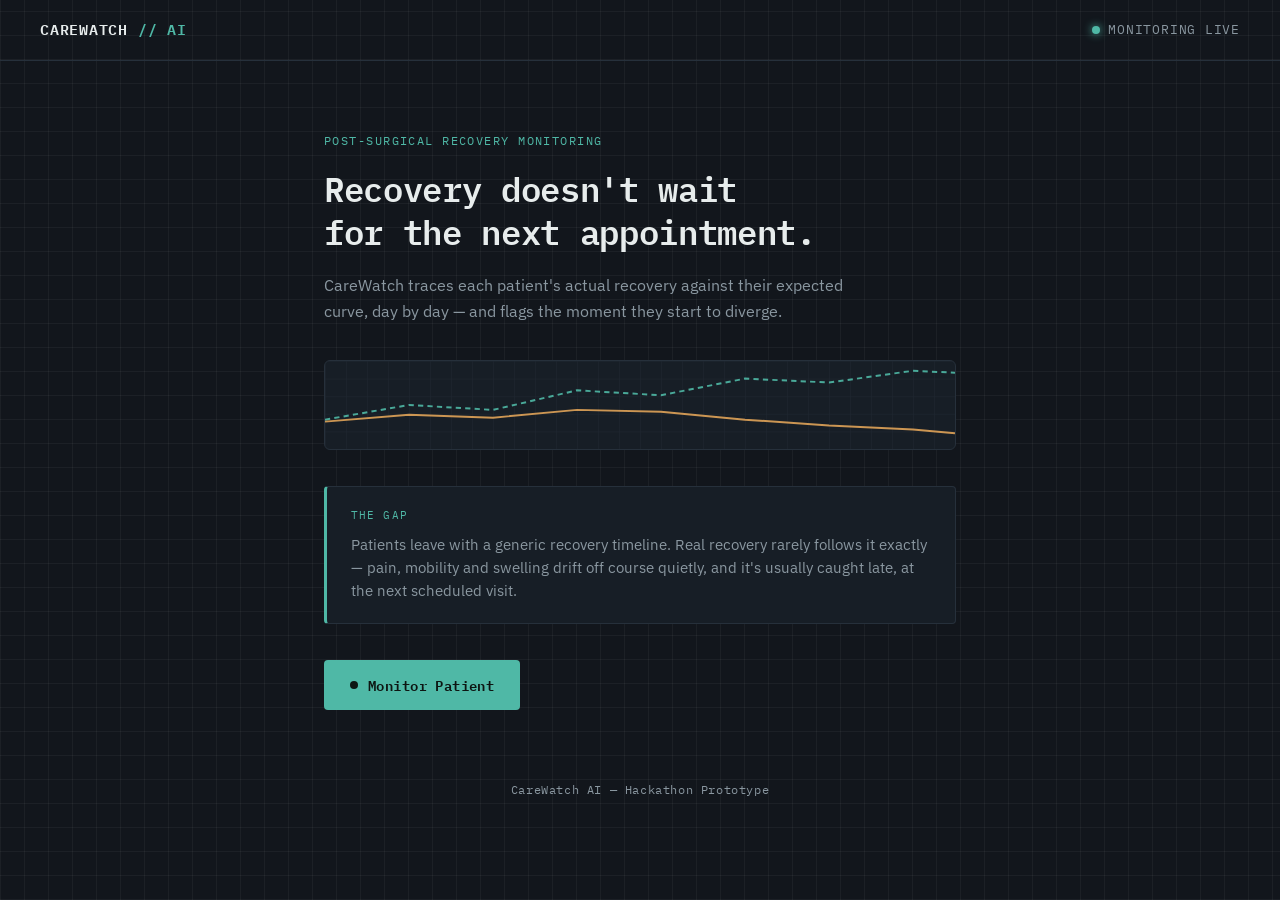
<file: index.html>
<!DOCTYPE html>
<html lang="en">
<head>
  <meta charset="UTF-8" />
  <meta name="viewport" content="width=device-width, initial-scale=1.0" />
  <title>CareWatch AI</title>
  <link rel="preconnect" href="https://fonts.googleapis.com">
  <link rel="preconnect" href="https://fonts.gstatic.com" crossorigin>
  <link href="https://fonts.googleapis.com/css2?family=IBM+Plex+Mono:wght@400;500;600;700&family=IBM+Plex+Sans:wght@400;500;600&display=swap" rel="stylesheet">
  <link rel="stylesheet" href="css/style.css" />
</head>
<body>

  <!-- ===== HEADER: styled like a monitor bezel strip ===== -->
  <header class="bezel">
    <div class="bezel-brand">CAREWATCH <span class="accent">// AI</span></div>
    <div class="bezel-status"><span class="status-dot"></span>MONITORING LIVE</div>
  </header>

  <main class="landing">
    <section class="hero">
      <p class="eyebrow">POST-SURGICAL RECOVERY MONITORING</p>
      <h1>Recovery doesn't wait<br>for the next appointment.</h1>
      <p class="subtitle">
        CareWatch traces each patient's actual recovery against
        their expected curve, day by day &mdash; and flags the
        moment they start to diverge.
      </p>

      <!-- Decorative mini waveform: sets the "vitals monitor" tone before any data loads -->
      <svg class="hero-trace" viewBox="0 0 600 90" preserveAspectRatio="none" aria-hidden="true">
        <defs>
          <pattern id="heroGrid" width="20" height="18" patternUnits="userSpaceOnUse">
            <path d="M 20 0 L 0 0 0 18" fill="none" stroke="#1f2731" stroke-width="1"/>
          </pattern>
        </defs>
        <rect width="600" height="90" fill="url(#heroGrid)" />
        <polyline class="trace-line trace-expected" points="0,60 80,45 160,50 240,30 320,35 400,18 480,22 560,10 600,12" />
        <polyline class="trace-line trace-actual" points="0,62 80,55 160,58 240,50 320,52 400,60 480,66 560,70 600,74" />
      </svg>

      <div class="problem-panel">
        <p class="panel-label">THE GAP</p>
        <p>
          Patients leave with a generic recovery timeline. Real recovery
          rarely follows it exactly &mdash; pain, mobility and swelling
          drift off course quietly, and it's usually caught late, at the
          next scheduled visit.
        </p>
      </div>

      <a href="dashboard.html" class="btn-monitor">
        <span class="btn-dot"></span> Monitor Patient
      </a>
    </section>
  </main>

  <footer class="bezel-footer">CareWatch AI &mdash; Hackathon Prototype</footer>

</body>
</html>
</file>
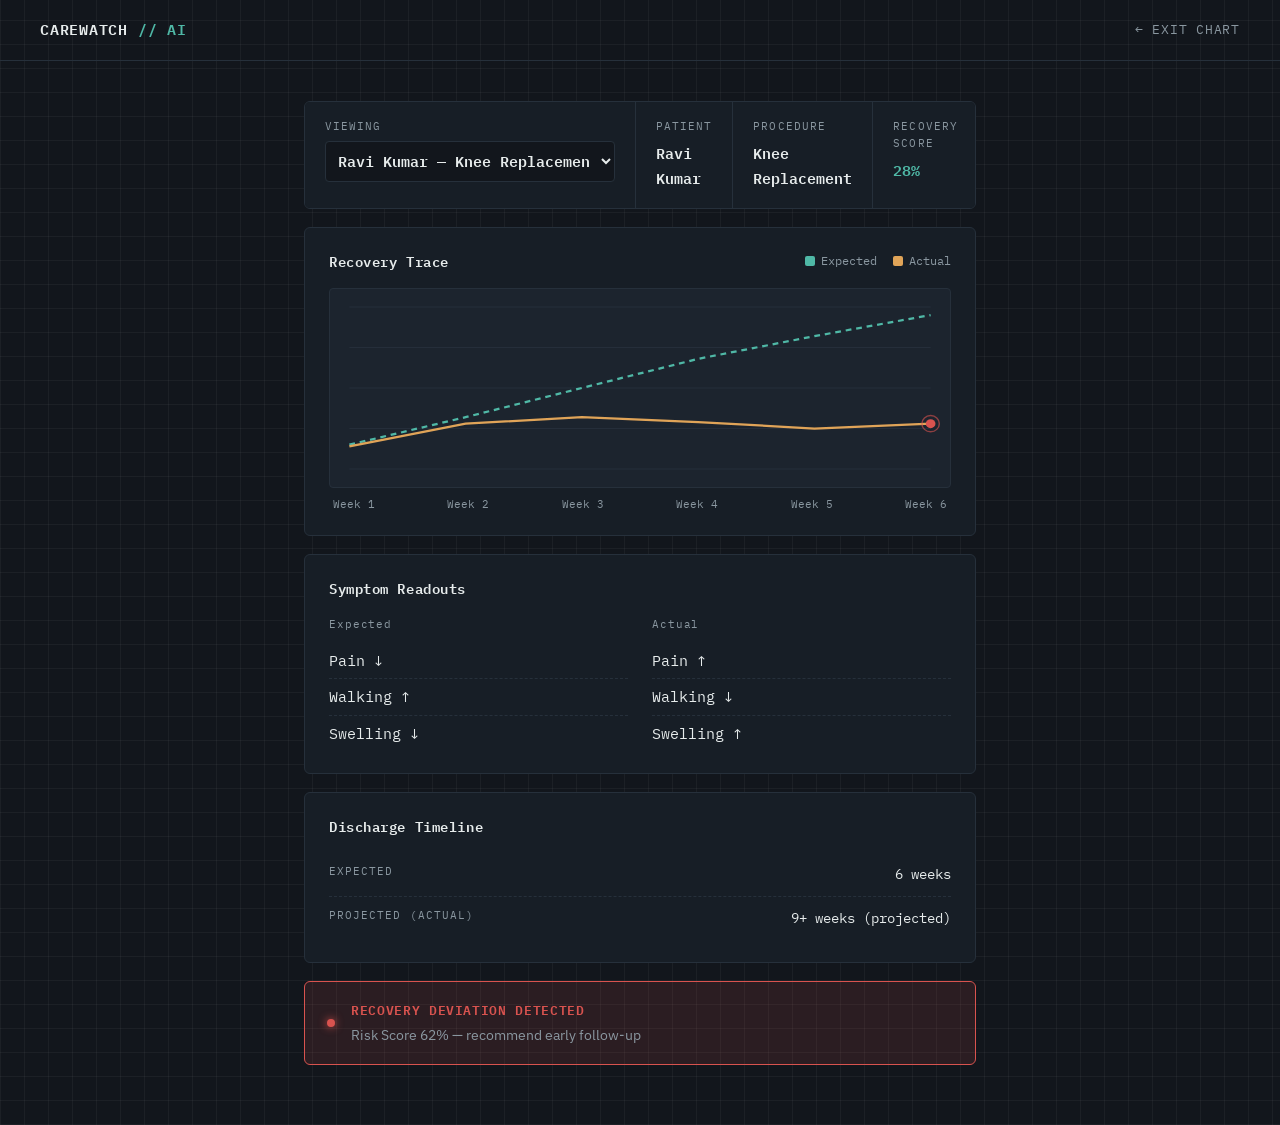
<file: dashboard.html>
<!DOCTYPE html>
<html lang="en">
<head>
  <meta charset="UTF-8" />
  <meta name="viewport" content="width=device-width, initial-scale=1.0" />
  <title>CareWatch AI &mdash; Patient Chart</title>
  <link rel="preconnect" href="https://fonts.googleapis.com">
  <link rel="preconnect" href="https://fonts.gstatic.com" crossorigin>
  <link href="https://fonts.googleapis.com/css2?family=IBM+Plex+Mono:wght@400;500;600;700&family=IBM+Plex+Sans:wght@400;500;600&display=swap" rel="stylesheet">
  <link rel="stylesheet" href="css/style.css" />
</head>
<body>

  <header class="bezel">
    <div class="bezel-brand">CAREWATCH <span class="accent">// AI</span></div>
    <a href="index.html" class="bezel-back">&larr; EXIT CHART</a>
  </header>

  <main class="dashboard">

    <!-- ===== PATIENT STRIP: like the header of a hospital chart ===== -->
    <section class="chart-strip">
      <div class="strip-field">
        <span class="strip-label">VIEWING</span>
        <select class="strip-value strip-select" id="patientSelect"></select>
      </div>
      <div class="strip-field">
        <span class="strip-label">PATIENT</span>
        <span class="strip-value" id="patientName">&mdash;</span>
      </div>
      <div class="strip-field">
        <span class="strip-label">PROCEDURE</span>
        <span class="strip-value" id="surgeryType">&mdash;</span>
      </div>
      <div class="strip-field">
        <span class="strip-label">RECOVERY SCORE</span>
        <span class="strip-value strip-score" id="recoveryScore">&mdash;</span>
      </div>
    </section>

    <!-- ===== RECOVERY TRACE: the signature chart, drawn by JS ===== -->
    <section class="card trace-card">
      <div class="card-heading">
        <h3>Recovery Trace</h3>
        <div class="legend">
          <span><i class="swatch swatch-expected"></i>Expected</span>
          <span><i class="swatch swatch-actual"></i>Actual</span>
        </div>
      </div>
      <svg id="traceChart" viewBox="0 0 640 220" preserveAspectRatio="none"></svg>
      <div class="axis-labels">
        <span>Week 1</span><span>Week 2</span><span>Week 3</span>
        <span>Week 4</span><span>Week 5</span><span>Week 6</span>
      </div>
    </section>

    <!-- ===== READOUTS: expected vs actual, styled as monitor readouts ===== -->
    <section class="card readouts-card">
      <div class="card-heading"><h3>Symptom Readouts</h3></div>
      <div class="readouts-grid">
        <div class="readout-col">
          <p class="readout-label">Expected</p>
          <ul id="expectedList"></ul>
        </div>
        <div class="readout-col">
          <p class="readout-label">Actual</p>
          <ul id="actualList"></ul>
        </div>
      </div>
    </section>

    <!-- ===== TIMELINE ===== -->
    <section class="card timeline-card">
      <div class="card-heading"><h3>Discharge Timeline</h3></div>
      <div class="timeline-row">
        <span class="strip-label">EXPECTED</span>
        <span id="expectedTimeline">&mdash;</span>
      </div>
      <div class="timeline-row">
        <span class="strip-label">PROJECTED (ACTUAL)</span>
        <span id="actualTimeline">&mdash;</span>
      </div>
    </section>

   <!-- ===== ALARM: hidden when on-track, amber for "watch", red for "deviation" ===== -->
    <section class="alarm" id="deviationAlert">
      <span class="alarm-dot"></span>
      <div class="alarm-text">
        <p class="alarm-title" id="alarmTitle">&mdash;</p>
        <p class="alarm-sub" id="alarmSub">&mdash;</p>
      </div>
    </section>

  </main>

  <!-- Load order matters: data → prediction logic → UI rendering -->
  <script src="js/patientData.js"></script>
  <script src="js/prediction.js"></script>
  <script src="js/app.js"></script>
</body>
</html>
</file>
<file: css/style.css>
/* =========================================================
   DESIGN TOKENS
   Vitals-monitor palette: charcoal-navy bezel, phosphor teal
   for "on track," amber for caution, clinical (muted) red for
   deviation. Everything is keyed to a monitor/ECG metaphor,
   not a generic dark-dashboard look.
========================================================= */
:root {
  --bg: #12161c;
  --panel: #171e26;
  --panel-raised: #1c242e;
  --grid-line: rgba(255,255,255,0.045);
  --border: #26303b;
  --ink: #e7ecec;
  --ink-muted: #8a97a0;
  --teal: #4fb8a6;
  --teal-dim: rgba(79,184,166,0.15);
  --amber: #e0a458;
  --amber-dim: rgba(224,164,88,0.12);
  --red: #d9534f;
  --red-dim: rgba(217,83,79,0.12);

  --mono: 'IBM Plex Mono', 'Consolas', monospace;
  --sans: 'IBM Plex Sans', 'Segoe UI', sans-serif;
}

* { margin: 0; padding: 0; box-sizing: border-box; }

body {
  background:
    repeating-linear-gradient(0deg, var(--grid-line) 0 1px, transparent 1px 24px),
    repeating-linear-gradient(90deg, var(--grid-line) 0 1px, transparent 1px 24px),
    var(--bg);
  color: var(--ink);
  font-family: var(--sans);
  line-height: 1.6;
  min-height: 100vh;
}

/* =========================================================
   BEZEL HEADER — reads like the top strip of a monitor unit
========================================================= */
.bezel {
  display: flex;
  justify-content: space-between;
  align-items: center;
  padding: 18px 40px;
  border-bottom: 1px solid var(--border);
  font-family: var(--mono);
  font-size: 13px;
  letter-spacing: 0.06em;
}

.bezel-brand { font-weight: 600; font-size: 15px; }
.bezel-brand .accent { color: var(--teal); }

.bezel-status, .bezel-back {
  color: var(--ink-muted);
  text-decoration: none;
  display: flex;
  align-items: center;
  gap: 8px;
}

.bezel-back:hover { color: var(--ink); }

.status-dot, .alarm-dot {
  width: 8px; height: 8px;
  border-radius: 50%;
  background: var(--teal);
  box-shadow: 0 0 8px var(--teal);
  animation: pulse 2s ease-in-out infinite;
}

@keyframes pulse {
  0%, 100% { opacity: 1; }
  50% { opacity: 0.35; }
}

.bezel-footer {
  text-align: center;
  padding: 30px;
  color: var(--ink-muted);
  font-family: var(--mono);
  font-size: 12px;
  letter-spacing: 0.05em;
}

/* =========================================================
   LANDING PAGE
========================================================= */
.landing { max-width: 680px; margin: 0 auto; padding: 70px 24px 40px; }

.eyebrow {
  font-family: var(--mono);
  font-size: 12px;
  letter-spacing: 0.12em;
  color: var(--teal);
  margin-bottom: 18px;
}

.hero h1 {
  font-family: var(--mono);
  font-size: 34px;
  font-weight: 600;
  line-height: 1.25;
  margin-bottom: 20px;
  letter-spacing: -0.01em;
}

.subtitle {
  color: var(--ink-muted);
  font-size: 16px;
  max-width: 540px;
  margin-bottom: 36px;
}

.hero-trace {
  width: 100%;
  height: 90px;
  display: block;
  margin-bottom: 36px;
  border: 1px solid var(--border);
  border-radius: 6px;
  background: var(--panel);
}

.trace-line {
  fill: none;
  stroke-width: 2;
}
.trace-expected { stroke: var(--teal); stroke-dasharray: 5 4; opacity: 0.9; }
.trace-actual { stroke: var(--amber); opacity: 0.9; }

.problem-panel {
  background: var(--panel);
  border: 1px solid var(--border);
  border-left: 3px solid var(--teal);
  border-radius: 4px;
  padding: 20px 24px;
  margin-bottom: 36px;
}

.panel-label {
  font-family: var(--mono);
  font-size: 11px;
  letter-spacing: 0.1em;
  color: var(--teal);
  margin-bottom: 8px;
}

.problem-panel p:not(.panel-label) { color: var(--ink-muted); font-size: 14.5px; }

.btn-monitor {
  display: inline-flex;
  align-items: center;
  gap: 10px;
  background: var(--teal);
  color: #0d1512;
  font-family: var(--mono);
  font-weight: 600;
  font-size: 14px;
  letter-spacing: 0.03em;
  text-decoration: none;
  padding: 14px 26px;
  border-radius: 4px;
  transition: filter 0.15s ease;
}

.btn-monitor:hover { filter: brightness(1.12); }

.btn-dot {
  width: 8px; height: 8px;
  border-radius: 50%;
  background: #0d1512;
}

/* =========================================================
   DASHBOARD LAYOUT
========================================================= */
.dashboard {
  max-width: 720px;
  margin: 0 auto;
  padding: 40px 24px 60px;
  display: flex;
  flex-direction: column;
  gap: 18px;
}

/* Patient chart strip */
.chart-strip {
  display: flex;
  border: 1px solid var(--border);
  border-radius: 6px;
  overflow: hidden;
}

.strip-field {
  flex: 1;
  padding: 16px 20px;
  border-right: 1px solid var(--border);
  background: var(--panel);
}
.strip-field:last-child { 
  border-right: none;
 }

.strip-label {
  display: block;
  font-family: var(--mono);
  font-size: 10.5px;
  letter-spacing: 0.1em;
  color: var(--ink-muted);
  margin-bottom: 6px;
}

.strip-value {
  font-family: var(--mono);
  font-size: 15px;
  font-weight: 600;
}

.strip-score { color: var(--teal); }
 
.strip-select {
  background: var(--bg);
  color: var(--ink);
  border: 1px solid var(--border);
  width: 290px;
  border-radius: 4px;
  padding: 6px 8px;
  cursor: pointer;
}
.strip-select:focus { outline: 1px solid var(--teal); }

/* Generic cards */
.card {
  background: var(--panel);
  border: 1px solid var(--border);
  border-radius: 6px;
  padding: 22px 24px;
}

.card-heading {
  display: flex;
  justify-content: space-between;
  align-items: center;
  margin-bottom: 16px;
}

.card-heading h3 {
  font-family: var(--mono);
  font-size: 14px;
  letter-spacing: 0.04em;
  color: var(--ink);
  font-weight: 600;
}

/* Trace chart */
.legend {
  display: flex;
  gap: 16px;
  font-family: var(--mono);
  font-size: 11.5px;
  color: var(--ink-muted);
}
.legend span { display: flex; align-items: center; gap: 6px; }
.swatch { width: 10px; height: 10px; display: inline-block; border-radius: 2px; }
.swatch-expected { background: var(--teal); }
.swatch-actual { background: var(--amber); }

#traceChart {
  width: 100%;
  height: 200px;
  display: block;
  background: var(--panel-raised);
  border: 1px solid var(--border);
  border-radius: 4px;
}

.axis-labels {
  display: flex;
  justify-content: space-between;
  font-family: var(--mono);
  font-size: 10.5px;
  color: var(--ink-muted);
  margin-top: 8px;
  padding: 0 4px;
}

/* Symptom readouts */
.readouts-grid {
  display: grid;
  grid-template-columns: 1fr 1fr;
  gap: 24px;
}

.readout-label {
  font-family: var(--mono);
  font-size: 11px;
  letter-spacing: 0.08em;
  color: var(--ink-muted);
  margin-bottom: 10px;
}

.readout-col ul { list-style: none; }
.readout-col li {
  font-family: var(--mono);
  font-size: 14.5px;
  padding: 6px 0;
  border-bottom: 1px dashed var(--border);
}
.readout-col li:last-child { border-bottom: none; }

/* Timeline */
.timeline-row {
  display: flex;
  justify-content: space-between;
  align-items: center;
  padding: 10px 0;
  border-bottom: 1px dashed var(--border);
  font-family: var(--mono);
  font-size: 14px;
}
.timeline-row:last-child { border-bottom: none; }

/* =========================================================
   ALARM — replaces the old boxed "alert" with a strip that
   reads like a monitor's alarm banner. Hidden by default.
========================================================= */
.alarm {
  display: none;
  align-items: center;
  gap: 16px;
  border-radius: 6px;
  padding: 18px 22px;
}

.alarm.level-watch {
  display: flex;
  background: var(--amber-dim);
  border: 1px solid var(--amber);
}
.alarm.level-watch .alarm-dot { background: var(--amber); box-shadow: 0 0 8px var(--amber); }
.alarm.level-watch .alarm-title { color: var(--amber); }

.alarm.level-deviation {
  display: flex;
  background: var(--red-dim);
  border: 1px solid var(--red);
}
.alarm.level-deviation .alarm-dot { background: var(--red); box-shadow: 0 0 8px var(--red); }
.alarm.level-deviation .alarm-title { color: var(--red); }

.alarm-dot { flex-shrink: 0; }

.alarm-title {
  font-family: var(--mono);
  font-size: 13px;
  font-weight: 600;
  letter-spacing: 0.05em;
  margin-bottom: 4px;
}

.alarm-sub { color: var(--ink-muted); font-size: 13.5px; }

/* =========================================================
   RESPONSIVE
========================================================= */
@media (max-width: 560px) {
  .chart-strip { flex-direction: column; }
  .strip-field { border-right: none; border-bottom: 1px solid var(--border); }
  .strip-field:last-child { border-bottom: none; }
  .readouts-grid { grid-template-columns: 1fr; gap: 14px; }
  .hero h1 { font-size: 27px; }
}

/* Respect reduced-motion preference */
@media (prefers-reduced-motion: reduce) {
  .status-dot, .alarm-dot { animation: none; }
}
</file>
